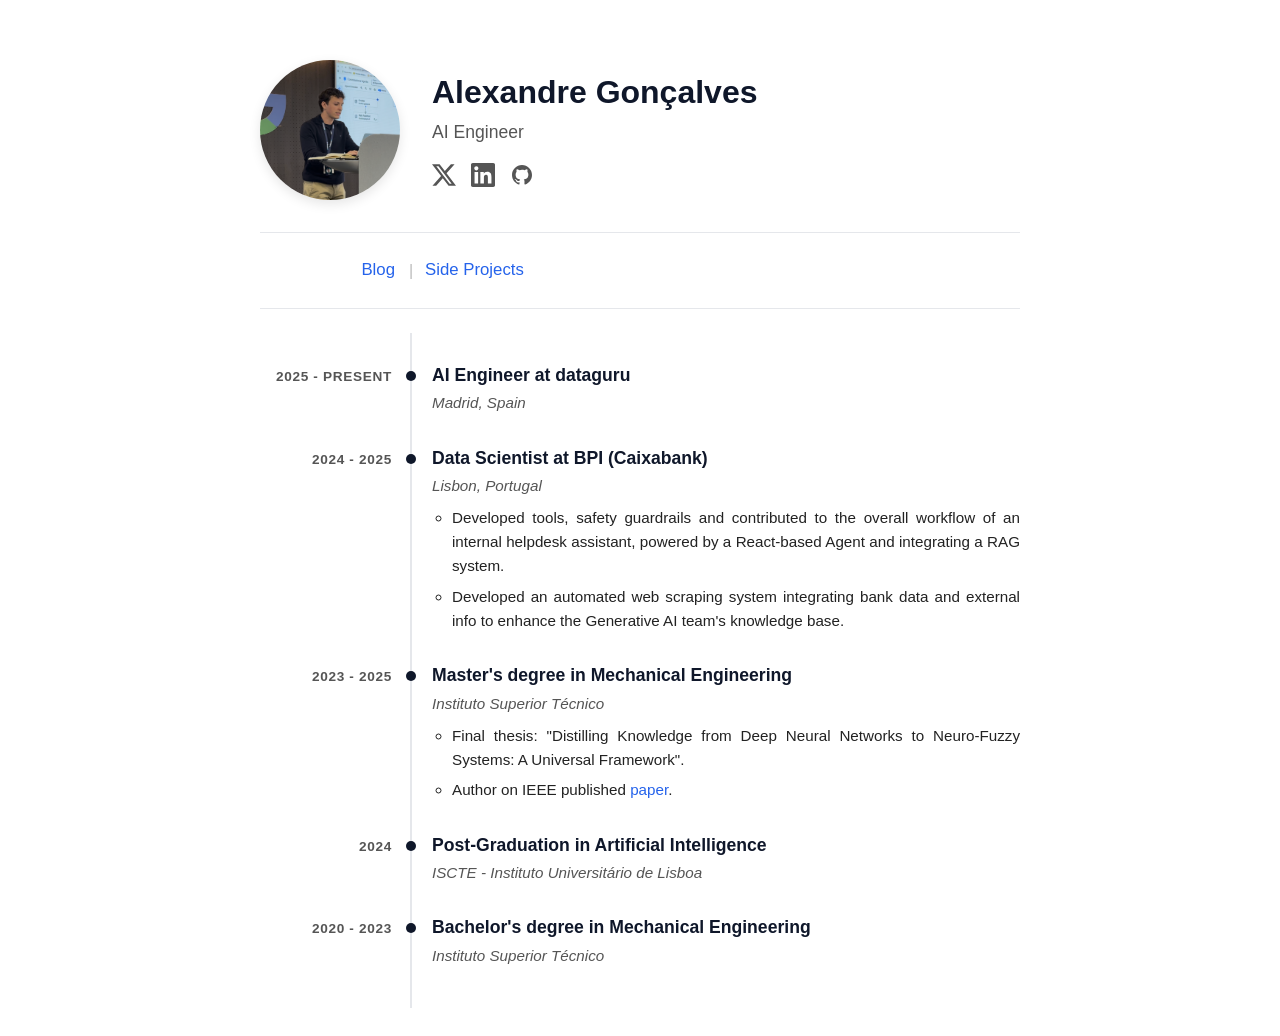
<file: index.html>
<!DOCTYPE html>
<html lang="en">

<head>
    <meta charset="UTF-8">
    <meta name="viewport" content="width=device-width, initial-scale=1.0">
    <meta name="description" content="Personal website">
    <meta property="og:title" content="Alexandre Gonçalves">
    <meta property="og:description" content="Personal website">
    <meta property="og:url" content="https://www.alex-goncalves.com/">
    <meta property="og:type" content="website">
    <title>Alexandre Gonçalves</title>
    <link rel="stylesheet" href="style.css">
    <!-- Optional: A tiny inline favicon approach to avoid 404s until one is added -->
    <link rel="icon" href="data:;base64,iVBORw0KGgo=">
</head>

<body>
    <div class="container">
        <header>
            <div class="profile-container">
                <img src="images/me.png" alt="Alexandre Gonçalves" class="profile-pic">
                <div class="header-content">
                    <h1>Alexandre Gonçalves</h1>
                <p class="bio">AI Engineer</p>
                <nav class="links">
                    <a href="https://x.com/agoncalves259" target="_blank" rel="noopener noreferrer"
                        aria-label="X (Twitter)">
                        <svg width="24" height="24" viewBox="0 0 24 24" fill="currentColor">
                            <path
                                d="M18.901 1.153h3.68l-8.04 9.19L24 22.846h-7.406l-5.8-7.584-6.638 7.584H.474l8.6-9.83L0 1.154h7.594l5.243 6.932ZM17.61 20.644h2.039L6.486 3.24H4.298Z" />
                        </svg>
                    </a>
                    <a href="https://www.linkedin.com/in/alexandrenogueiragoncalves/" target="_blank"
                        rel="noopener noreferrer" aria-label="LinkedIn">
                        <svg width="24" height="24" viewBox="0 0 24 24" fill="currentColor">
                            <path
                                d="M20.447 20.452h-3.554v-5.569c0-1.328-.027-3.037-1.852-3.037-1.853 0-2.136 1.445-2.136 2.939v5.667H9.351V9h3.414v1.561h.046c.477-.9 1.637-1.85 3.37-1.85 3.601 0 4.267 2.37 4.267 5.455v6.286zM5.337 7.433c-1.144 0-2.063-.926-2.063-2.065 0-1.138.92-2.063 2.063-2.063 1.14 0 2.064.925 2.064 2.063 0 1.139-.925 2.065-2.064 2.065zm1.782 13.019H3.555V9h3.564v11.452zM22.225 0H1.771C.792 0 0 .774 0 1.729v20.542C0 23.227.792 24 1.771 24h20.451C23.2 24 24 23.227 24 22.271V1.729C24 .774 23.2 0 22.222 0h.003z" />
                        </svg>
                    </a>
                    <a href="https://github.com/AlexGoncalves21" target="_blank" rel="noopener noreferrer"
                        aria-label="GitHub">
                        <svg width="24" height="24" viewBox="0 0 24 24" fill="currentColor">
                            <path
                                d="M12 2C6.477 2 2 6.477 2 12c0 4.418 2.865 8.166 6.839 9.489.5.09.682-.217.682-.482 0-.237-.008-.866-.013-1.7-2.782.603-3.369-1.34-3.369-1.34-.454-1.156-1.11-1.464-1.11-1.464-.908-.62.069-.608.069-.608 1.003.07 1.531 1.03 1.531 1.03.892 1.529 2.341 1.087 2.91.831.092-.646.35-1.086.636-1.336-2.22-.253-4.555-1.11-4.555-4.943 0-1.091.39-1.984 1.03-2.682-.103-.254-.447-1.27.098-2.646 0 0 .84-.269 2.75 1.025A9.564 9.564 0 0112 6.844c.85.004 1.705.114 2.504.336 1.909-1.294 2.747-1.025 2.747-1.025.546 1.376.202 2.394.1 2.646.64.699 1.026 1.591 1.026 2.682 0 3.841-2.337 4.687-4.565 4.935.359.309.678.919.678 1.852 0 1.336-.012 2.415-.012 2.743 0 .267.18.578.688.48C19.138 20.161 22 16.416 22 12c0-5.523-4.477-10-10-10z" />
                        </svg>
                    </a>
                </nav>
            </div>
            </div>
        </header>

        <main>
            <section class="navigation-section">
                <nav class="nav-links">
                    <a href="#">Blog</a>
                    <span class="separator">|</span>
                    <a href="projects/index.html">Side Projects</a>
                </nav>
            </section>

            <section class="timeline-section">
                <ul class="timeline">
                    <li class="timeline-item">
                        <div class="timeline-date">2025 - Present</div>
                        <div class="timeline-content">
                            <h3>AI Engineer at dataguru</h3>
                            <p class="location">Madrid, Spain</p>
                        </div>
                    </li>
                    <li class="timeline-item">
                        <div class="timeline-date">2024 - 2025</div>
                        <div class="timeline-content">
                            <h3>Data Scientist at BPI (Caixabank)</h3>
                            <p class="location">Lisbon, Portugal</p>
                            <ul>
                                <li>Developed tools, safety guardrails and contributed to the overall workflow of an
                                    internal helpdesk assistant, powered by a React-based Agent and integrating a RAG
                                    system.</li>
                                <li>Developed an automated web scraping system integrating bank data and external info
                                    to enhance the Generative AI team's knowledge base.</li>
                            </ul>
                        </div>
                    </li>
                    <li class="timeline-item">
                        <div class="timeline-date">2023 - 2025</div>
                        <div class="timeline-content">
                            <h3>Master's degree in Mechanical Engineering</h3>
                            <p class="location">Instituto Superior Técnico</p>
                            <ul>
                                <li>Final thesis: "Distilling Knowledge from Deep Neural Networks to Neuro-Fuzzy
                                    Systems: A Universal Framework".</li>
                                <li>Author on IEEE published <a
                                        href="https://ieeexplore.ieee.org/abstract/document/11152050" target="_blank"
                                        rel="noopener noreferrer">paper</a>.</li>
                            </ul>
                        </div>
                    </li>
                    <li class="timeline-item">
                        <div class="timeline-date">2024</div>
                        <div class="timeline-content">
                            <h3>Post-Graduation in Artificial Intelligence</h3>
                            <p class="location">ISCTE - Instituto Universitário de Lisboa</p>
                        </div>
                    </li>
                    <li class="timeline-item">
                        <div class="timeline-date">2020 - 2023</div>
                        <div class="timeline-content">
                            <h3>Bachelor's degree in Mechanical Engineering</h3>
                            <p class="location">Instituto Superior Técnico</p>
                        </div>
                    </li>
                </ul>
            </section>
        </main>

    </div>
</body>

</html>
</file>
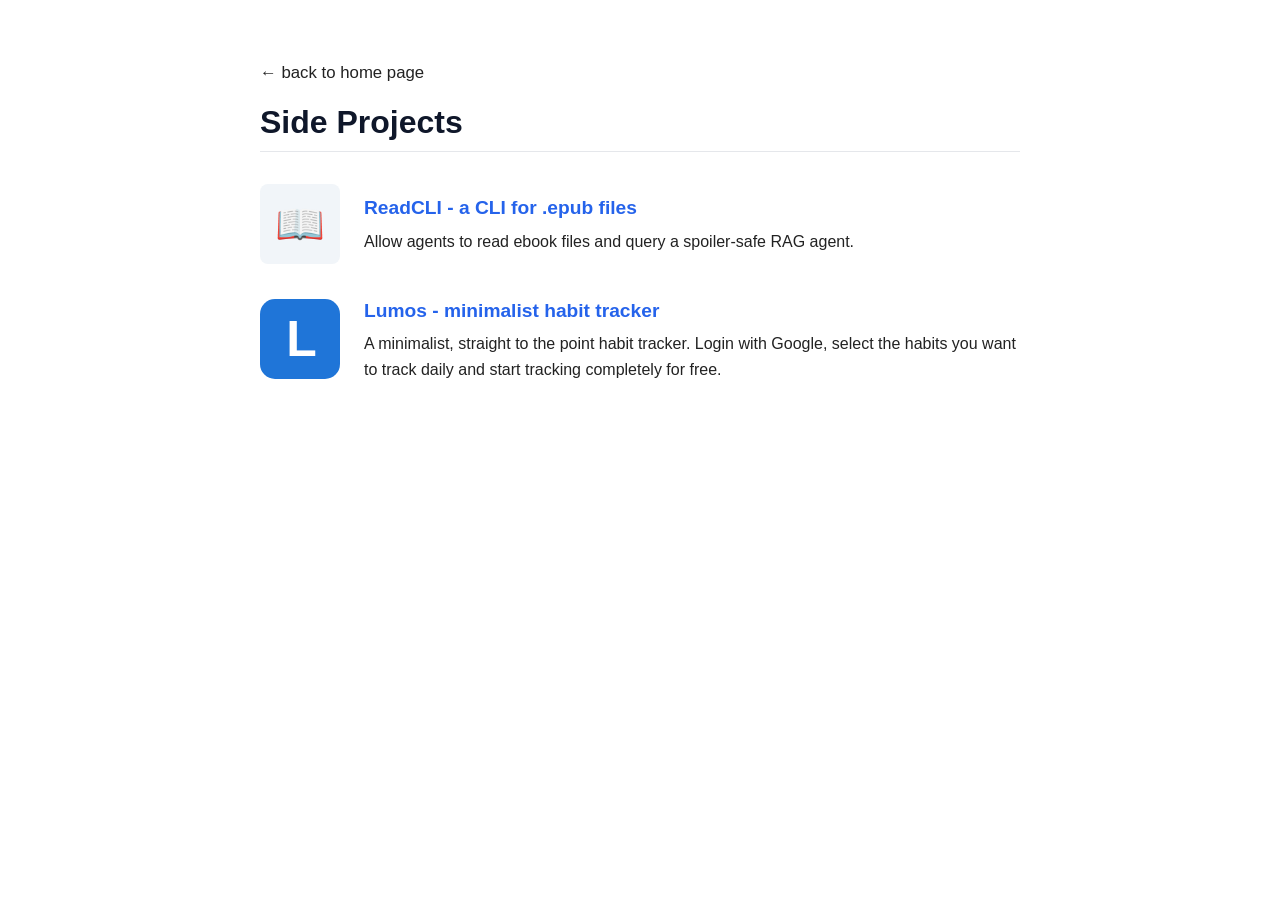
<file: projects/index.html>
<!DOCTYPE html>
<html lang="en">

<head>
    <meta charset="UTF-8">
    <meta name="viewport" content="width=device-width, initial-scale=1.0">
    <meta name="description" content="Side Projects by Alexandre Gonçalves">
    <title>Side Projects - Alexandre Gonçalves</title>
    <link rel="stylesheet" href="../style.css">
    <link rel="icon" href="data:;base64,iVBORw0KGgo=">
</head>

<body>
    <div class="container">
        <main>
            <div class="back-link">
                <a href="../index.html" aria-label="Back to home page">← back to home page</a>
            </div>

            <section class="projects-section">
                <h2 class="projects-header">Side Projects</h2>
                <div class="project-list">
                    <div class="project-item">
                        <div class="project-emoji-placeholder">📖</div>
                        <div class="project-content">
                            <a class="project-title" href="https://github.com/AlexGoncalves21/readcli" target="_blank" rel="noopener noreferrer">ReadCLI - a CLI for .epub files</a>
                            <p class="project-description">Allow agents to read ebook files and query a spoiler-safe RAG agent.</p>
                        </div>
                    </div>
                    <div class="project-item">
                        <img src="../images/Lumos.svg" alt="Lumos project logo" class="project-image">
                        <div class="project-content">
                            <a class="project-title" href="https://lumos.alex-goncalves.com" target="_blank" rel="noopener noreferrer">Lumos - minimalist habit tracker</a>
                            <p class="project-description">A minimalist, straight to the point habit tracker. Login with Google, select the habits you want to track daily and start tracking completely for free.</p>
                        </div>
                    </div>
                </div>
            </section>
        </main>

    </div>
</body>

</html>
</file>
<file: style.css>
/* Base styles and minimal reset */
:root {
    --text-main: #222;
    --text-muted: #555;
    --bg-main: #ffffff;
    --accent: #0f172a;
    --link-color: #2563eb;
    --link-hover: #1d4ed8;
    --border-color: #e5e7eb;
}

* {
    box-sizing: border-box;
    margin: 0;
    padding: 0;
}

body {
    font-family: -apple-system, BlinkMacSystemFont, "Segoe UI", Roboto, Helvetica, Arial, sans-serif, "Apple Color Emoji", "Segoe UI Emoji", "Segoe UI Symbol";
    line-height: 1.6;
    color: var(--text-main);
    background-color: var(--bg-main);
    margin: 0;
    padding: 20px;
    font-size: 16px;
}

.container {
    max-width: 800px;
    margin: 40px auto;
    padding: 0 20px;
}

/* Typography */
h1,
h2,
h3 {
    color: var(--accent);
    font-weight: 600;
    line-height: 1.2;
}

h1 {
    font-size: 2rem;
    margin-bottom: 0.2em;
}

h2 {
    font-size: 1.25rem;
    margin-bottom: 1em;
    padding-bottom: 0.3em;
    border-bottom: 1px solid var(--border-color);
    margin-top: 2em;
}

h3 {
    font-size: 1.1rem;
    margin-bottom: 0.3em;
}

p {
    margin-bottom: 1em;
    color: var(--text-main);
}

.bio {
    color: var(--text-muted);
    font-size: 1.1rem;
    margin-bottom: 1em;
}

/* Links */
a {
    color: var(--link-color);
    text-decoration: none;
    transition: color 0.2s ease, text-decoration 0.2s ease;
}

a:hover {
    color: var(--link-hover);
    text-decoration: underline;
}

/* Profile Header */
.profile-container {
    display: flex;
    flex-direction: row;
    align-items: center;
    gap: 2em;
    margin-bottom: 2em;
}

.profile-pic {
    width: 140px;
    height: 140px;
    border-radius: 50%;
    object-fit: cover;
    flex-shrink: 0;
    box-shadow: 0 4px 12px rgba(0, 0, 0, 0.1);
}

.header-content {
    display: flex;
    flex-direction: column;
}

/* Header Links */
.links {
    display: flex;
    gap: 15px;
    margin-bottom: 0;
    flex-wrap: wrap;
}

.links a {
    display: inline-flex;
    align-items: center;
    color: var(--text-muted);
}

.links a:hover {
    color: var(--accent);
}

/* Nav Section */
.navigation-section {
    border-top: 1px solid var(--border-color);
    border-bottom: 1px solid var(--border-color);
    padding: 1.5em 0;
    margin-bottom: 3.5em;
}

.nav-links {
    display: flex;
    align-items: center;
}

/* Desktop Nav Alignment */
@media (min-width: 601px) {
    .nav-links {
        gap: 0;
        position: relative;
    }
    
    .nav-links a:first-child {
        width: 150px;
        text-align: right;
        padding-right: 15px;
        box-sizing: border-box;
    }
    
    .nav-links .separator {
        position: absolute;
        left: 151px; /* 150px margin + 1px to center over 2px border */
        transform: translateX(-50%);
    }
    
    .nav-links a:last-child {
        padding-left: 15px;
    }
}

.nav-links a {
    font-size: 1.05rem;
    font-weight: 500;
}

.separator {
    color: var(--text-muted);
    opacity: 0.4;
    user-select: none;
}

/* Timeline */
.timeline-intro {
    color: var(--text-muted);
    margin-bottom: 1.5em;
}

.timeline {
    list-style: none;
    border-left: 2px solid var(--border-color);
    padding-left: 20px;
    padding-top: 2em; /* Extends line upwards */
    margin-top: -2em; /* Counters the padding so content doesn't shift down */
    padding-bottom: 2em; /* Extends line below last item */
    margin-bottom: -2em; /* Counters the bottom padding */
    margin-left: 150px;
    /* Space for the date */
}

.timeline-item {
    margin-bottom: 2em;
    position: relative;
}

.timeline-item::before {
    content: '';
    position: absolute;
    left: -26px;
    /* -20px padding + half of 2px border (1px) + half of 10px width (5px) = 26px */
    top: 6px;
    width: 10px;
    height: 10px;
    border-radius: 50%;
    background-color: var(--accent);
    border: 2px solid var(--bg-container);
}

.timeline-item:last-child {
    margin-bottom: 0;
}

.timeline-date {
    position: absolute;
    left: -180px;
    width: 140px;
    text-align: right;
    top: 2px;
    font-size: 0.85rem;
    color: var(--text-muted);
    font-weight: 600;
    text-transform: uppercase;
    letter-spacing: 0.05em;
    line-height: 1.4;
}

.timeline-content p {
    margin-bottom: 0;
    font-size: 0.95rem;
    text-align: justify;
}

.timeline-content ul {
    margin-top: 0.5em;
    padding-left: 20px;
    color: var(--text-main);
    font-size: 0.95rem;
}

.timeline-content li {
    margin-bottom: 0.4em;
    text-align: justify;
}

.timeline-content li:last-child {
    margin-bottom: 0;
}

.location {
    font-size: 0.85rem;
    color: var(--text-muted);
    font-style: italic;
    margin-bottom: 0.5em !important;
}

/* Footer */
footer {
    margin-top: 3em;
    padding-top: 2em;
    border-top: 1px solid var(--border-color);
    text-align: center;
}

footer p {
    color: var(--text-muted);
    font-size: 0.85rem;
    margin-bottom: 0;
}


/* Back Link & Divider */
.back-link {
    margin-bottom: 1em;
}

.back-link a {
    font-size: 1.05rem;
    font-weight: 500;
    color: var(--text-main);
}

.projects-header {
    font-size: 2rem;
    margin-top: 0;
}

/* Projects Section */
.project-list {
    display: flex;
    flex-direction: column;
    gap: 2em;
}

.project-item {
    display: flex;
    flex-direction: row;
    gap: 1.5em;
    align-items: center;
}

.project-image {
    width: 80px;
    height: 80px;
    object-fit: contain;
    flex-shrink: 0;
    border-radius: 8px; /* Optional: adds slight rounding to the image corners */
}

.project-emoji-placeholder {
    width: 80px;
    height: 80px;
    flex-shrink: 0;
    border-radius: 8px;
    background-color: #f1f5f9; /* Soft gray/blue background */
    display: flex;
    align-items: center;
    justify-content: center;
    font-size: 2.5rem;
}

.project-content {
    display: flex;
    flex-direction: column;
    gap: 0.3em;
}

.project-title {
    font-size: 1.2rem;
    font-weight: 600;
}

.project-description {
    margin-bottom: 0;
}

/* Responsive adjustments */
@media (max-width: 600px) {
    .container {
        padding: 0 15px;
        margin: 20px auto;
    }

    .profile-container {
        flex-direction: column;
        text-align: center;
        gap: 1em;
    }

    .links {
        justify-content: center;
    }

    .nav-links {
        justify-content: center;
        gap: 12px;
    }

    .profile-pic {
        width: 120px;
        height: 120px;
    }

    h1 {
        font-size: 1.75rem;
    }

    .timeline {
        margin-left: 10px;
    }

    .timeline-date {
        position: static;
        width: auto;
        text-align: left;
        margin-bottom: 0.5em;
    }

    /* Mobile tweaks for the projects section */
    .project-item {
        gap: 1em;
    }

    .project-image, .project-emoji-placeholder {
        display: none;
    }

    .project-description {
        text-align: justify;
    }
}
</file>
